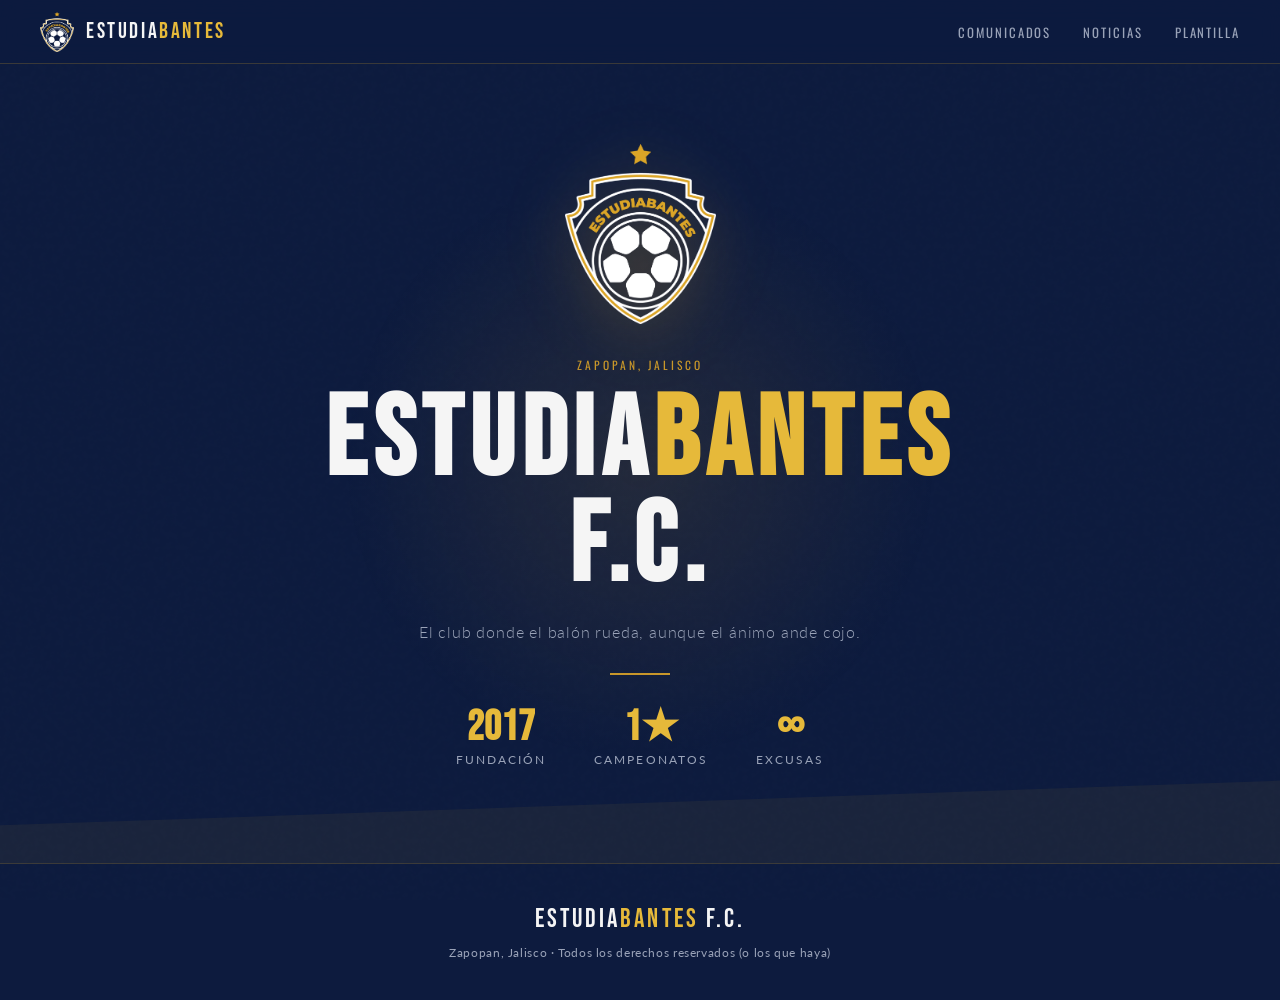
<file: index.html>
<!DOCTYPE html>
<html lang="es">
<head>
  <meta charset="UTF-8" />
  <meta name="viewport" content="width=device-width, initial-scale=1.0" />
  <title>Estudiabantes F.C. – Sitio Oficial</title>
  <link rel="icon" type="image/jpeg" href="images/Logo.JPG" />
  <link href="https://fonts.googleapis.com/css2?family=Bebas+Neue&family=Oswald:wght@300;400;600;700&family=Lato:ital,wght@0,300;0,400;0,700;1,300;1,400&display=swap" rel="stylesheet" />
  <link rel="stylesheet" href="style.css" />
</head>
<body>

<nav>
  <a href="index.html" class="nav-logo">
    <img src="images/LogoAmarilloAsset.png" alt="Escudo Estudiabantes FC" class="nav-logo-emblem" />
    <span class="nav-logo-text">ESTUDIA<span>BANTES</span></span>
  </a>
  <ul>
    <li><a href="comunicados.html">Comunicados</a></li>
    <li><a href="noticias.html">Noticias</a></li>
    <li><a href="plantilla.html">Plantilla</a></li>
  </ul>
</nav>

<div class="hero">
  <div class="hero-glow"></div>
  <img src="images/LogoAmarilloAsset.png" alt="Escudo Estudiabantes FC" class="hero-badge" />
  <div class="hero-tag">Zapopan, Jalisco</div>
  <h1>ESTUDIA<span class="gold">BANTES</span><br>F.C.</h1>
  <p class="hero-sub">El club donde el balón rueda, aunque el ánimo ande cojo.</p>
  <div class="hero-divider"></div>
  <div class="hero-stat-row">
    <div class="hero-stat"><strong>2017</strong><span>Fundación</span></div>
    <div class="hero-stat"><strong>1★</strong><span>Campeonatos</span></div>
    <div class="hero-stat"><strong>∞</strong><span>Excusas</span></div>
  </div>
</div>

<footer>
  <div class="footer-logo">ESTUDIA<span>BANTES</span> F.C.</div>
  <p>Zapopan, Jalisco · Todos los derechos reservados (o los que haya)</p>
</footer>

</body>
</html>
</file>
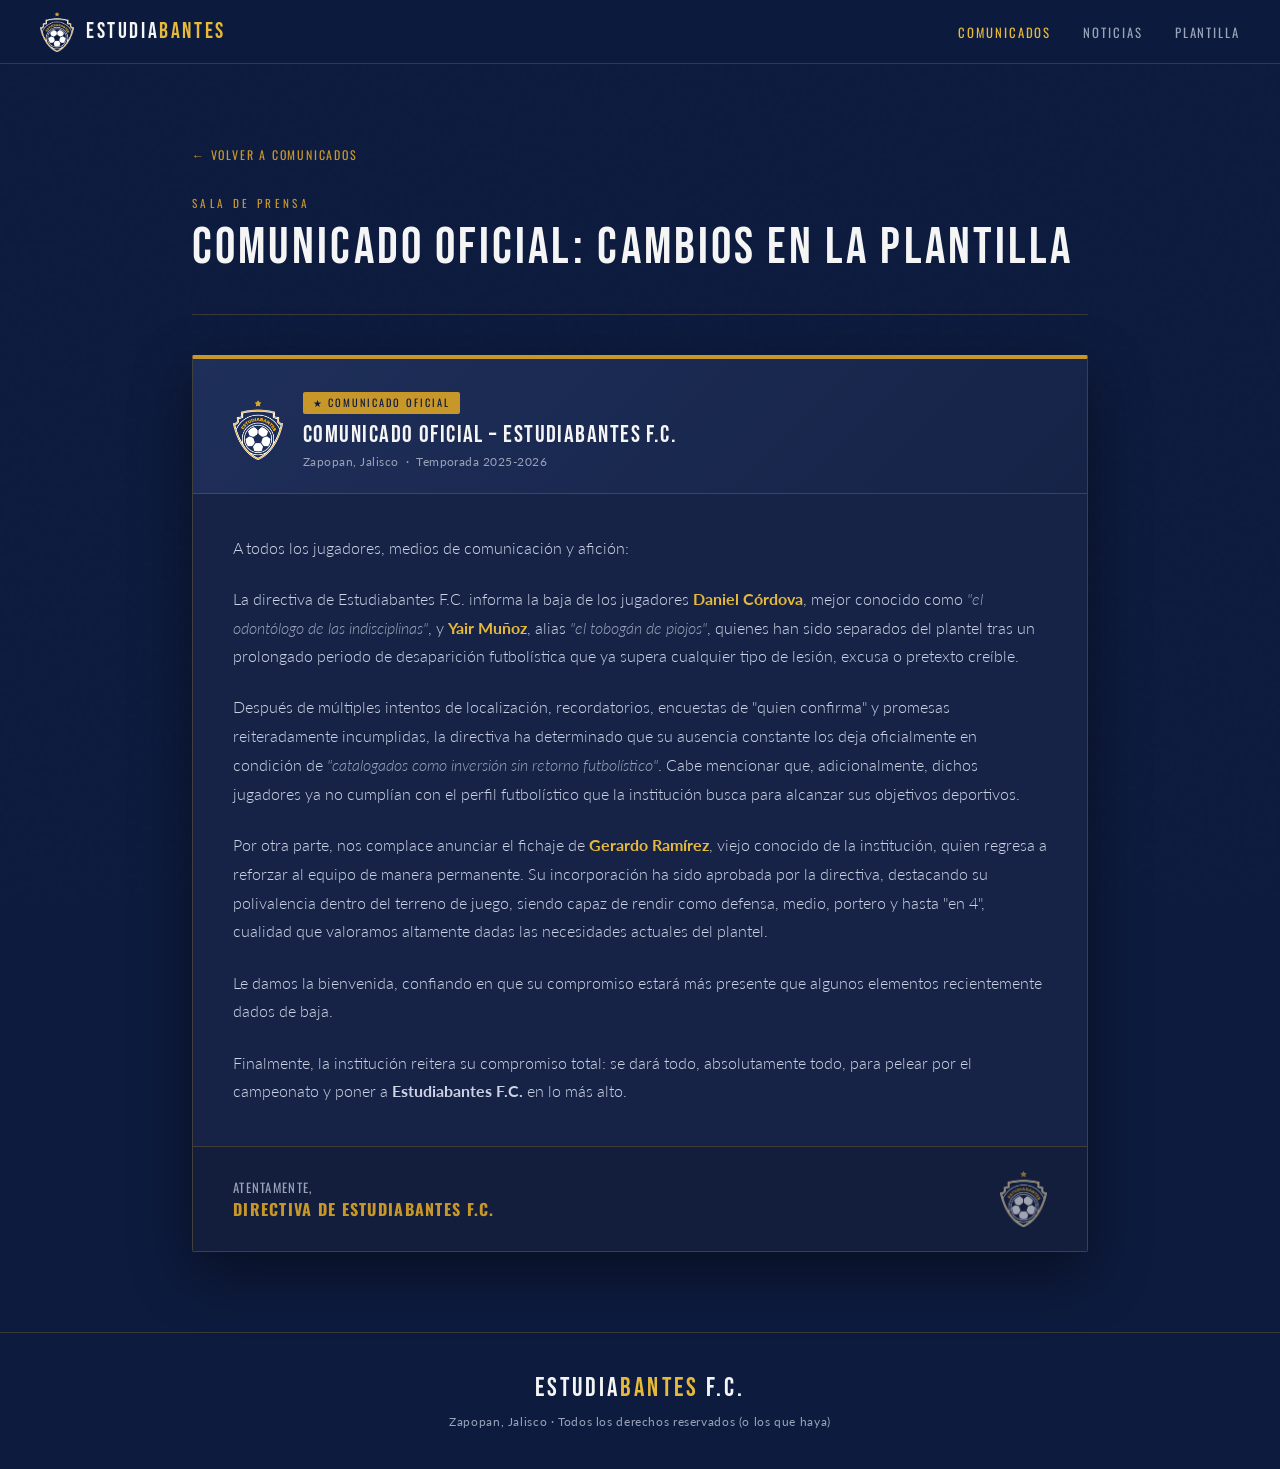
<file: comunicado-cambios-plantilla.html>
<!DOCTYPE html>
<html lang="es">
<head>
  <meta charset="UTF-8" />
  <meta name="viewport" content="width=device-width, initial-scale=1.0" />
  <title>Cambios en la Plantilla – Estudiabantes F.C.</title>
  <link rel="icon" type="image/jpeg" href="images/Logo.jpg" />
  <link href="https://fonts.googleapis.com/css2?family=Bebas+Neue&family=Oswald:wght@300;400;600;700&family=Lato:ital,wght@0,300;0,400;0,700;1,300;1,400&display=swap" rel="stylesheet" />
  <link rel="stylesheet" href="style.css" />
</head>
<body>

<nav>
  <a href="index.html" class="nav-logo">
    <img src="images/LogoAmarilloAsset.png" alt="Escudo Estudiabantes FC" class="nav-logo-emblem" />
    <span class="nav-logo-text">ESTUDIA<span>BANTES</span></span>
  </a>
  <ul>
    <li><a href="comunicados.html" class="nav-active">Comunicados</a></li>
    <li><a href="noticias.html">Noticias</a></li>
    <li><a href="plantilla.html">Plantilla</a></li>
  </ul>
</nav>

<section>
  <a href="comunicados.html" class="back-link">← Volver a Comunicados</a>

  <div class="section-label">Sala de prensa</div>
  <div class="section-title">Comunicado Oficial: Cambios en la plantilla</div>
  <hr class="section-rule" />

  <div class="comunicado-wrap">
    <div class="comunicado-header">
      <img src="images/LogoAmarilloAsset.png" alt="Escudo Estudiabantes FC" class="com-logo" />
      <div class="com-meta">
        <span class="com-badge">&#9733; Comunicado Oficial</span>
        <div class="com-title">COMUNICADO OFICIAL – ESTUDIABANTES F.C.</div>
        <div class="com-date">Zapopan, Jalisco &nbsp;·&nbsp; Temporada 2025-2026</div>
      </div>
    </div>

    <div class="comunicado-body">
      <p>A todos los jugadores, medios de comunicación y afición:</p>

      <p>La directiva de Estudiabantes F.C. informa la baja de los jugadores
        <span class="highlight-name">Daniel Córdova</span>, mejor conocido como
        <span class="highlight-alias">"el odontólogo de las indisciplinas"</span>, y
        <span class="highlight-name">Yair Muñoz</span>, alias
        <span class="highlight-alias">"el tobogán de piojos"</span>, quienes han sido separados del
        plantel tras un prolongado periodo de desaparición futbolística que ya supera cualquier tipo
        de lesión, excusa o pretexto creíble.
      </p>

      <p>Después de múltiples intentos de localización, recordatorios, encuestas de "quien confirma"
        y promesas reiteradamente incumplidas, la directiva ha determinado que su ausencia constante
        los deja oficialmente en condición de
        <span class="highlight-alias">"catalogados como inversión sin retorno futbolístico"</span>.
        Cabe mencionar que, adicionalmente, dichos jugadores ya no cumplían con el perfil futbolístico
        que la institución busca para alcanzar sus objetivos deportivos.
      </p>

      <p>Por otra parte, nos complace anunciar el fichaje de
        <span class="highlight-name">Gerardo Ramírez</span>, viejo conocido de la institución, quien
        regresa a reforzar al equipo de manera permanente. Su incorporación ha sido aprobada por la
        directiva, destacando su polivalencia dentro del terreno de juego, siendo capaz de rendir como
        defensa, medio, portero y hasta "en 4"</span>, cualidad que valoramos altamente dadas las
        necesidades actuales del plantel.
      </p>

      <p>Le damos la bienvenida, confiando en que su compromiso estará más presente que algunos
        elementos recientemente dados de baja.
      </p>

      <p>Finalmente, la institución reitera su compromiso total: se dará todo, absolutamente todo,
        para pelear por el campeonato y poner a
        <strong>Estudiabantes F.C.</strong> en lo más alto.
      </p>
    </div>

    <div class="comunicado-footer">
      <div class="com-sign">
        Atentamente,
        <strong>Directiva de Estudiabantes F.C.</strong>
      </div>
      <img src="images/LogoAmarilloAsset.png" alt="Sello Estudiabantes FC" class="com-seal" />
    </div>
  </div>
</section>

<footer>
  <div class="footer-logo">ESTUDIA<span>BANTES</span> F.C.</div>
  <p>Zapopan, Jalisco · Todos los derechos reservados (o los que haya)</p>
</footer>

</body>
</html>
</file>
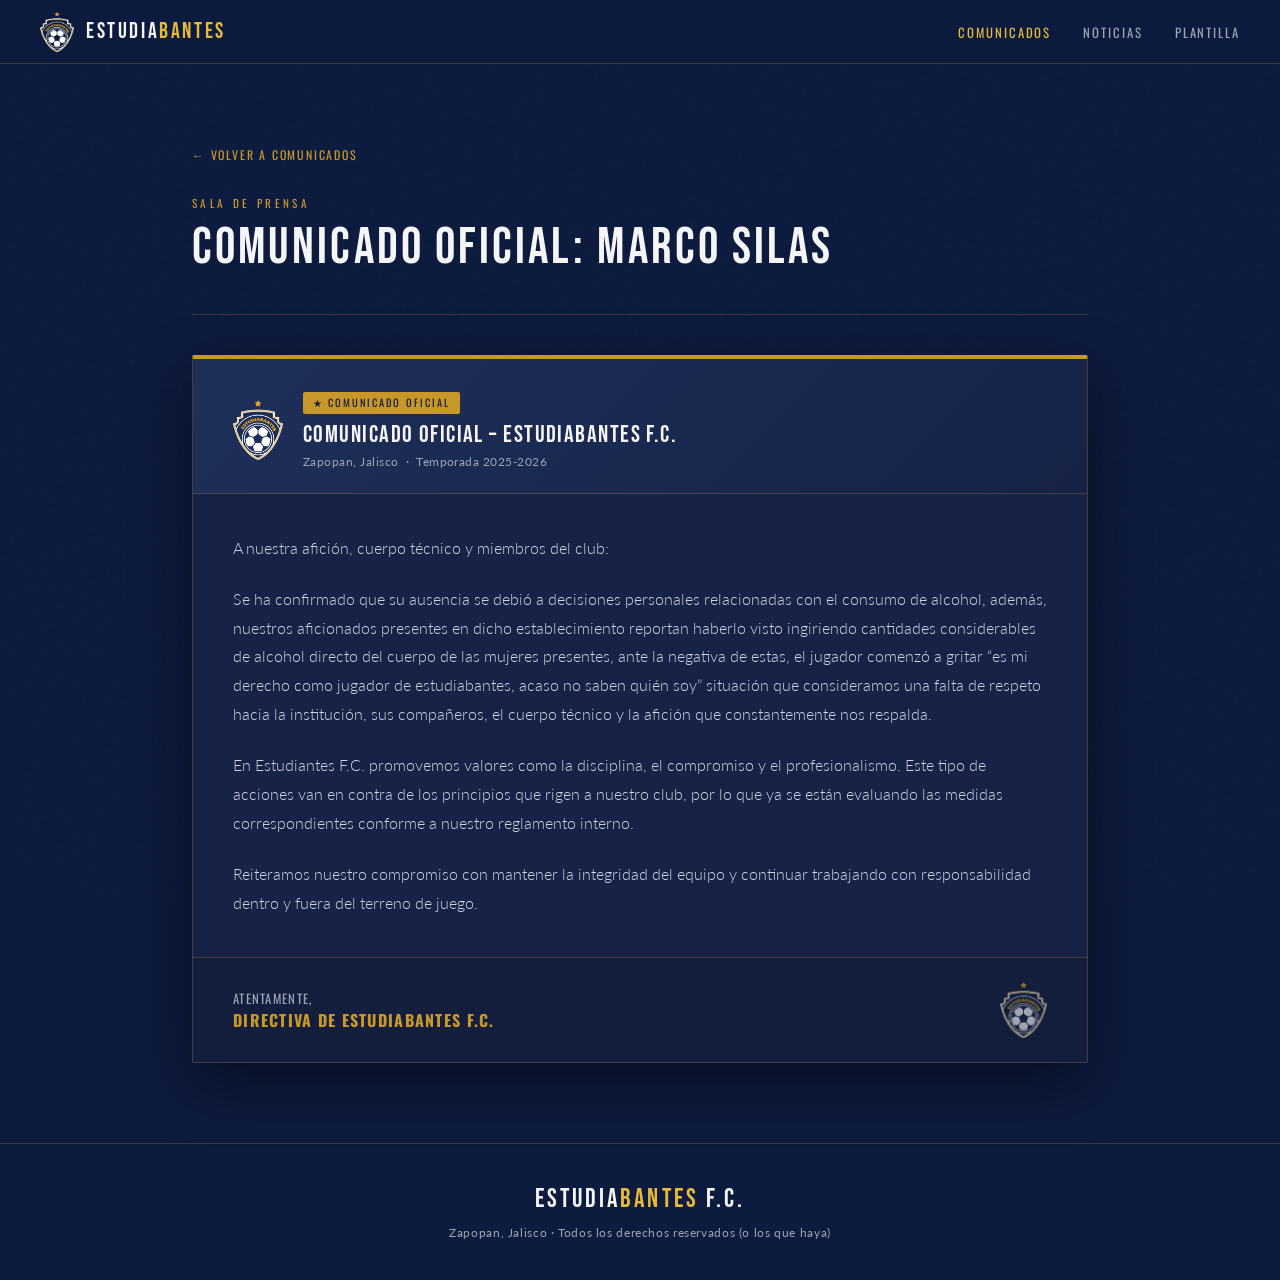
<file: comunicado-marco-silas.html>
<!DOCTYPE html>
<html lang="es">
<head>
  <meta charset="UTF-8" />
  <meta name="viewport" content="width=device-width, initial-scale=1.0" />
  <title>Marco Silas – Estudiabantes F.C.</title>
  <link rel="icon" type="image/jpeg" href="images/Logo.jpg" />
  <link href="https://fonts.googleapis.com/css2?family=Bebas+Neue&family=Oswald:wght@300;400;600;700&family=Lato:ital,wght@0,300;0,400;0,700;1,300;1,400&display=swap" rel="stylesheet" />
  <link rel="stylesheet" href="style.css" />
</head>
<body>

<nav>
  <a href="index.html" class="nav-logo">
    <img src="images/LogoAmarilloAsset.png" alt="Escudo Estudiabantes FC" class="nav-logo-emblem" />
    <span class="nav-logo-text">ESTUDIA<span>BANTES</span></span>
  </a>
  <ul>
    <li><a href="comunicados.html" class="nav-active">Comunicados</a></li>
    <li><a href="noticias.html">Noticias</a></li>
    <li><a href="plantilla.html">Plantilla</a></li>
  </ul>
</nav>

<section>
  <a href="comunicados.html" class="back-link">← Volver a Comunicados</a>

  <div class="section-label">Sala de prensa</div>
  <div class="section-title">Comunicado Oficial: Marco Silas</div>
  <hr class="section-rule" />

  <div class="comunicado-wrap">
    <div class="comunicado-header">
      <img src="images/LogoAmarilloAsset.png" alt="Escudo Estudiabantes FC" class="com-logo" />
      <div class="com-meta">
        <span class="com-badge">&#9733; Comunicado Oficial</span>
        <div class="com-title">COMUNICADO OFICIAL – ESTUDIABANTES F.C.</div>
        <div class="com-date">Zapopan, Jalisco &nbsp;·&nbsp; Temporada 2025-2026</div>
      </div>
    </div>

    <div class="comunicado-body">
      <p>A nuestra afición, cuerpo técnico y miembros del club:</p>

      <p>Se ha confirmado que su ausencia se debió a decisiones personales relacionadas con el consumo de alcohol, además, nuestros aficionados presentes en dicho establecimiento reportan haberlo visto ingiriendo cantidades considerables de alcohol directo del cuerpo de las mujeres presentes, ante la negativa de estas, el jugador comenzó a gritar “es mi derecho como jugador de estudiabantes, acaso no saben quién soy” situación que consideramos una falta de respeto hacia la institución, sus compañeros, el cuerpo técnico y la afición que constantemente nos respalda.</p>

      <p>En Estudiantes F.C. promovemos valores como la disciplina, el compromiso y el profesionalismo. Este tipo de acciones van en contra de los principios que rigen a nuestro club, por lo que ya se están evaluando las medidas correspondientes conforme a nuestro reglamento interno.</p>

      <p>Reiteramos nuestro compromiso con mantener la integridad del equipo y continuar trabajando con responsabilidad dentro y fuera del terreno de juego.</p>

    </div>

    <div class="comunicado-footer">
      <div class="com-sign">
        Atentamente,
        <strong>Directiva de Estudiabantes F.C.</strong>
      </div>
      <img src="images/LogoAmarilloAsset.png" alt="Sello Estudiabantes FC" class="com-seal" />
    </div>
  </div>
</section>

<footer>
  <div class="footer-logo">ESTUDIA<span>BANTES</span> F.C.</div>
  <p>Zapopan, Jalisco · Todos los derechos reservados (o los que haya)</p>
</footer>

</body>
</html>
</file>
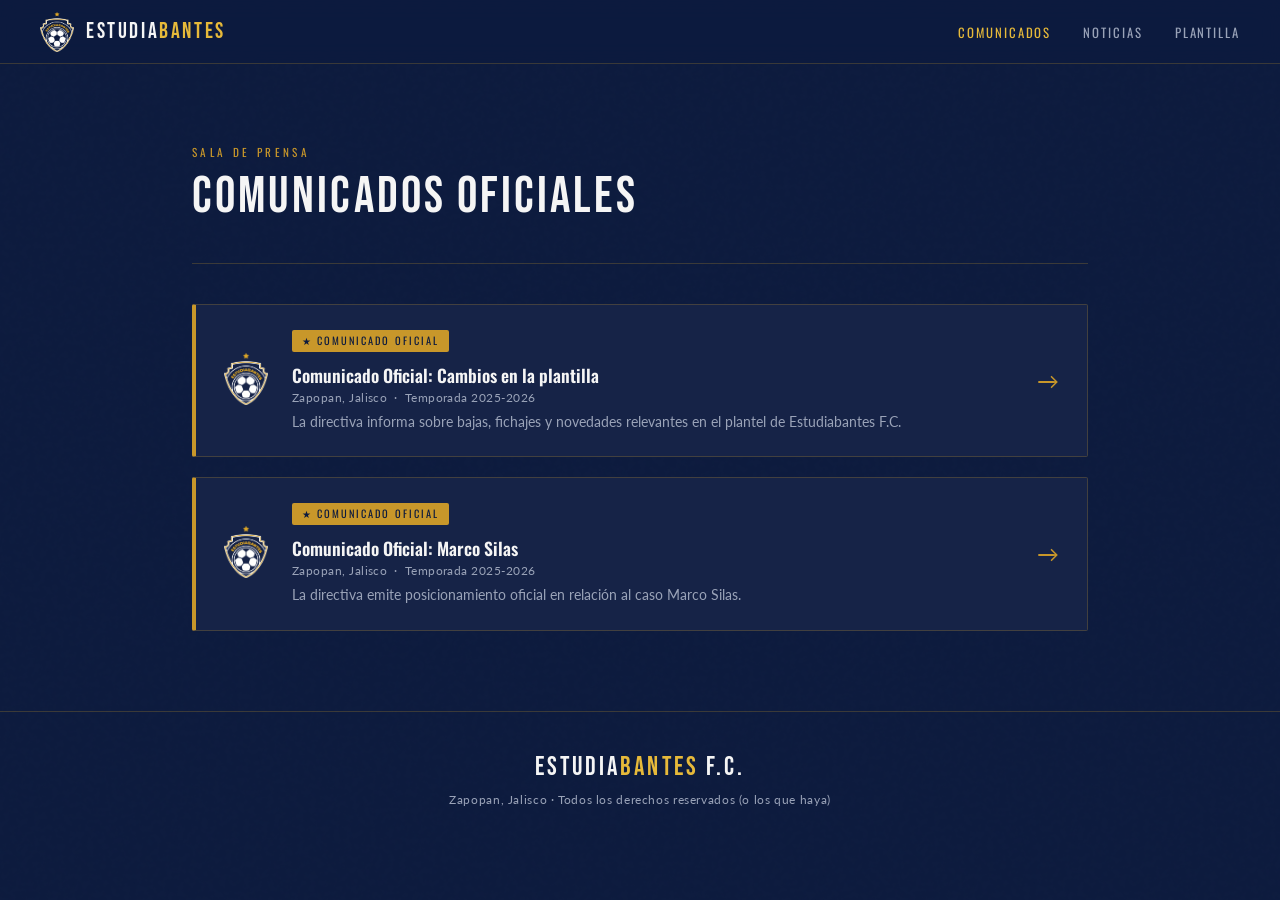
<file: comunicados.html>
<!DOCTYPE html>
<html lang="es">
<head>
  <meta charset="UTF-8" />
  <meta name="viewport" content="width=device-width, initial-scale=1.0" />
  <title>Comunicados – Estudiabantes F.C.</title>
  <link rel="icon" type="image/jpeg" href="images/Logo.jpg" />
  <link href="https://fonts.googleapis.com/css2?family=Bebas+Neue&family=Oswald:wght@300;400;600;700&family=Lato:ital,wght@0,300;0,400;0,700;1,300;1,400&display=swap" rel="stylesheet" />
  <link rel="stylesheet" href="style.css" />
</head>
<body>

<nav>
  <a href="index.html" class="nav-logo">
    <img src="images/LogoAmarilloAsset.png" alt="Escudo Estudiabantes FC" class="nav-logo-emblem" />
    <span class="nav-logo-text">ESTUDIA<span>BANTES</span></span>
  </a>
  <ul>
    <li><a href="comunicados.html" class="nav-active">Comunicados</a></li>
    <li><a href="noticias.html">Noticias</a></li>
    <li><a href="plantilla.html">Plantilla</a></li>
  </ul>
</nav>

<section>
  <div class="section-label">Sala de prensa</div>
  <div class="section-title">Comunicados Oficiales</div>
  <hr class="section-rule" />

  <div class="com-list">

    <a href="comunicado-cambios-plantilla.html" class="com-card">
      <div class="com-card-left">
        <img src="images/LogoAmarilloAsset.png" alt="Escudo" class="com-card-logo" />
      </div>
      <div class="com-card-body">
        <span class="com-badge">&#9733; Comunicado Oficial</span>
        <div class="com-card-title">Comunicado Oficial: Cambios en la plantilla</div>
        <div class="com-card-date">Zapopan, Jalisco &nbsp;·&nbsp; Temporada 2025-2026</div>
        <p class="com-card-preview">La directiva informa sobre bajas, fichajes y novedades relevantes en el plantel de Estudiabantes F.C.</p>
      </div>
      <div class="com-card-arrow">→</div>
    </a>

    <a href="comunicado-marco-silas.html" class="com-card">
      <div class="com-card-left">
        <img src="images/LogoAmarilloAsset.png" alt="Escudo" class="com-card-logo" />
      </div>
      <div class="com-card-body">
        <span class="com-badge">&#9733; Comunicado Oficial</span>
        <div class="com-card-title">Comunicado Oficial: Marco Silas</div>
        <div class="com-card-date">Zapopan, Jalisco &nbsp;·&nbsp; Temporada 2025-2026</div>
        <p class="com-card-preview">La directiva emite posicionamiento oficial en relación al caso Marco Silas.</p>
      </div>
      <div class="com-card-arrow">→</div>
    </a>

  </div>
</section>

<footer>
  <div class="footer-logo">ESTUDIA<span>BANTES</span> F.C.</div>
  <p>Zapopan, Jalisco · Todos los derechos reservados (o los que haya)</p>
</footer>

</body>
</html>
</file>
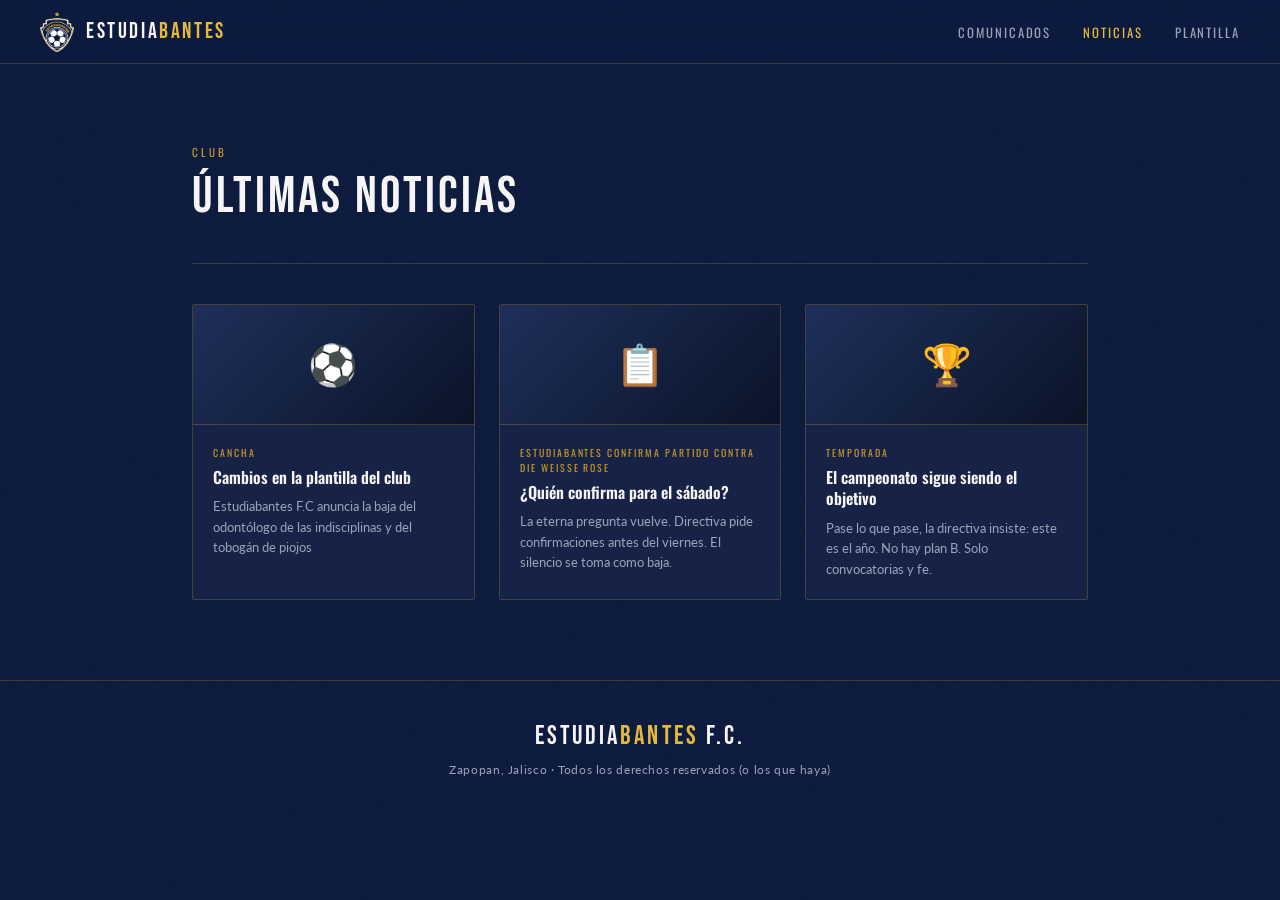
<file: noticias.html>
<!DOCTYPE html>
<html lang="es">
<head>
  <meta charset="UTF-8" />
  <meta name="viewport" content="width=device-width, initial-scale=1.0" />
  <title>Noticias – Estudiabantes F.C.</title>
  <link rel="icon" type="image/jpeg" href="images/Logo.jpg" />
  <link href="https://fonts.googleapis.com/css2?family=Bebas+Neue&family=Oswald:wght@300;400;600;700&family=Lato:ital,wght@0,300;0,400;0,700;1,300;1,400&display=swap" rel="stylesheet" />
  <link rel="stylesheet" href="style.css" />
</head>
<body>

<nav>
  <a href="index.html" class="nav-logo">
    <img src="images/LogoAmarilloAsset.png" alt="Escudo Estudiabantes FC" class="nav-logo-emblem" />
    <span class="nav-logo-text">ESTUDIA<span>BANTES</span></span>
  </a>
  <ul>
    <li><a href="comunicados.html">Comunicados</a></li>
    <li><a href="noticias.html" class="nav-active">Noticias</a></li>
    <li><a href="plantilla.html">Plantilla</a></li>
  </ul>
</nav>

<section>
  <div class="section-label">Club</div>
  <div class="section-title">Últimas Noticias</div>
  <hr class="section-rule" />
  <div class="news-grid">
    <div class="news-card">
      <div class="news-thumb">⚽</div>
      <div class="news-body">
        <div class="news-cat">Cancha</div>
        <h3>Cambios en la plantilla del club</h3>
        <p>Estudiabantes F.C anuncia la baja del odontólogo de las indisciplinas y del tobogán de piojos</p>
      </div>
    </div>
    <div class="news-card">
      <div class="news-thumb">📋</div>
      <div class="news-body">
        <div class="news-cat">Estudiabantes confirma partido contra Die Weisse Rose</div>
        <h3>¿Quién confirma para el sábado?</h3>
        <p>La eterna pregunta vuelve. Directiva pide confirmaciones antes del viernes. El silencio se toma como baja.</p>
      </div>
    </div>
    <div class="news-card">
      <div class="news-thumb">🏆</div>
      <div class="news-body">
        <div class="news-cat">Temporada</div>
        <h3>El campeonato sigue siendo el objetivo</h3>
        <p>Pase lo que pase, la directiva insiste: este es el año. No hay plan B. Solo convocatorias y fe.</p>
      </div>
    </div>
  </div>
</section>

<footer>
  <div class="footer-logo">ESTUDIA<span>BANTES</span> F.C.</div>
  <p>Zapopan, Jalisco · Todos los derechos reservados (o los que haya)</p>
</footer>

</body>
</html>
</file>
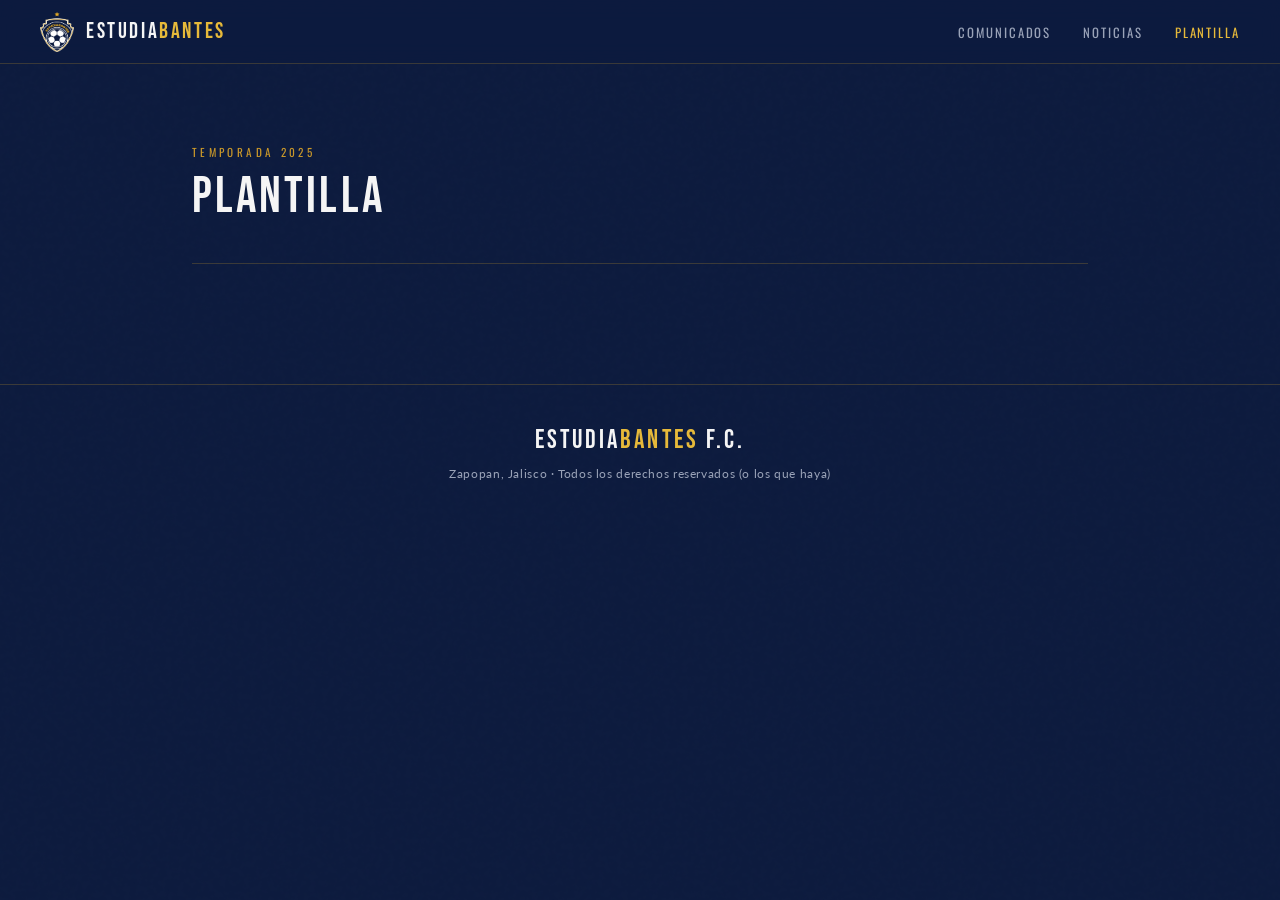
<file: plantilla.html>
<!DOCTYPE html>
<html lang="es">
<head>
  <meta charset="UTF-8" />
  <meta name="viewport" content="width=device-width, initial-scale=1.0" />
  <title>Plantilla – Estudiabantes F.C.</title>
  <link rel="icon" type="image/jpeg" href="images/Logo.jpg" />
  <link href="https://fonts.googleapis.com/css2?family=Bebas+Neue&family=Oswald:wght@300;400;600;700&family=Lato:ital,wght@0,300;0,400;0,700;1,300;1,400&display=swap" rel="stylesheet" />
  <link rel="stylesheet" href="style.css" />
</head>
<body>

<nav>
  <a href="index.html" class="nav-logo">
    <img src="images/LogoAmarilloAsset.png" alt="Escudo Estudiabantes FC" class="nav-logo-emblem" />
    <span class="nav-logo-text">ESTUDIA<span>BANTES</span></span>
  </a>
  <ul>
    <li><a href="comunicados.html">Comunicados</a></li>
    <li><a href="noticias.html">Noticias</a></li>
    <li><a href="plantilla.html" class="nav-active">Plantilla</a></li>
  </ul>
</nav>

<section>
  <div class="section-label">Temporada 2025</div>
  <div class="section-title">Plantilla</div>
  <hr class="section-rule" />
  <!--
  <div class="squad-grid">
    <div class="squad-card">
      <div class="squad-num">1</div>
      <div class="squad-name">Portero Titular</div>
      <div class="squad-pos">Portero</div>
    </div>
    <div class="squad-card">
      <div class="squad-num">5</div>
      <div class="squad-name">El Capitán</div>
      <div class="squad-pos">Defensa</div>
    </div>
    <div class="squad-card">
      <div class="squad-num">7</div>
      <div class="squad-name">Gerardo Ramírez</div>
      <div class="squad-pos">Polivalente</div>
      <span class="squad-new">FICHAJE</span>
    </div>
    <div class="squad-card">
      <div class="squad-num">10</div>
      <div class="squad-name">El Diez</div>
      <div class="squad-pos">Medio</div>
    </div>
    <div class="squad-card">
      <div class="squad-num">11</div>
      <div class="squad-name">El Rápido</div>
      <div class="squad-pos">Delantero</div>
    </div>
    <div class="squad-card">
      <div class="squad-num">?</div>
      <div class="squad-name">¿Confirmas?</div>
      <div class="squad-pos">Por definir</div>
    </div>
-->
    <!-- Para agregar jugadores, copia el bloque de abajo y pégalo aquí: -->
    
    <!--
    <div class="squad-card">
      <div class="squad-num">99</div>
      <div class="squad-name">Nombre Apellido</div>
      <div class="squad-pos">Posición</div>
    </div>
    -->
  </div>
</section>

<footer>
  <div class="footer-logo">ESTUDIA<span>BANTES</span> F.C.</div>
  <p>Zapopan, Jalisco · Todos los derechos reservados (o los que haya)</p>
</footer>

</body>
</html>
</file>
<file: style.css>
:root {
  --navy:   #0d1b3e;
  --navy2:  #162347;
  --navy3:  #1e2f5a;
  --gold:   #c8972a;
  --gold2:  #e6b93a;
  --white:  #f5f5f5;
  --gray:   #9aa3b8;
  --border: rgba(200, 151, 42, 0.25);
}

*, *::before, *::after { box-sizing: border-box; margin: 0; padding: 0; }

html { scroll-behavior: smooth; }

body {
  background-color: var(--navy);
  color: var(--white);
  font-family: 'Lato', sans-serif;
  overflow-x: hidden;
}

/* ── NOISE OVERLAY ── */
body::before {
  content: '';
  position: fixed;
  inset: 0;
  background-image: url("data:image/svg+xml,%3Csvg viewBox='0 0 200 200' xmlns='http://www.w3.org/2000/svg'%3E%3Cfilter id='n'%3E%3CfeTurbulence type='fractalNoise' baseFrequency='0.75' numOctaves='4' stitchTiles='stitch'/%3E%3C/filter%3E%3Crect width='100%25' height='100%25' filter='url(%23n)' opacity='0.04'/%3E%3C/svg%3E");
  pointer-events: none;
  z-index: 0;
  opacity: .35;
}

/* ── NAV ── */
nav {
  position: sticky;
  top: 0;
  z-index: 100;
  display: flex;
  align-items: center;
  justify-content: space-between;
  padding: 0 2.5rem;
  height: 64px;
  background: rgba(13,27,62,.92);
  backdrop-filter: blur(12px);
  border-bottom: 1px solid var(--border);
}

.nav-logo {
  display: flex;
  align-items: center;
  gap: .75rem;
  text-decoration: none;
}

.nav-logo-emblem {
  width: 34px;
  height: 40px;
  object-fit: contain;
  flex-shrink: 0;
}

.nav-logo-text {
  font-family: 'Bebas Neue', sans-serif;
  font-size: 1.35rem;
  letter-spacing: .12em;
  color: var(--white);
  line-height: 1;
}

.nav-logo-text span { color: var(--gold2); }

nav ul {
  display: flex;
  gap: 2rem;
  list-style: none;
}

nav ul a {
  font-family: 'Oswald', sans-serif;
  font-weight: 400;
  font-size: .8rem;
  letter-spacing: .15em;
  text-transform: uppercase;
  color: var(--gray);
  text-decoration: none;
  transition: color .2s;
}
nav ul a:hover,
nav ul a.nav-active { color: var(--gold2); }

/* ── HERO ── */
.hero {
  position: relative;
  display: flex;
  flex-direction: column;
  align-items: center;
  justify-content: center;
  min-height: 88vh;
  text-align: center;
  overflow: hidden;
  padding: 5rem 2rem 6rem;
}

.hero::after {
  content: '';
  position: absolute;
  left: -10%;
  bottom: -30px;
  width: 120%;
  height: 90px;
  background: var(--gold);
  transform: rotate(-2deg);
  opacity: .07;
}

.hero-glow {
  position: absolute;
  top: 50%;
  left: 50%;
  transform: translate(-50%, -50%);
  width: 600px;
  height: 600px;
  background: radial-gradient(circle, rgba(200,151,42,.12) 0%, transparent 70%);
  pointer-events: none;
}

.hero-badge {
  width: 151px;
  height: 180px;
  object-fit: contain;
  margin-bottom: 2rem;
  animation: floatBadge 5s ease-in-out infinite;
  filter: drop-shadow(0 8px 32px rgba(200,151,42,.35));
  position: relative;
  z-index: 1;
}

@keyframes floatBadge {
  0%,100% { transform: translateY(0); }
  50%      { transform: translateY(-10px); }
}

.hero-tag {
  font-family: 'Oswald', sans-serif;
  font-size: .72rem;
  letter-spacing: .25em;
  text-transform: uppercase;
  color: var(--gold);
  margin-bottom: 1rem;
  position: relative;
  z-index: 1;
}

.hero h1 {
  font-family: 'Bebas Neue', sans-serif;
  font-size: clamp(3.5rem, 10vw, 7rem);
  letter-spacing: .06em;
  line-height: .95;
  color: var(--white);
  position: relative;
  z-index: 1;
}

.hero h1 .gold { color: var(--gold2); }

.hero-sub {
  margin-top: 1.25rem;
  font-size: 1rem;
  font-weight: 300;
  color: var(--gray);
  letter-spacing: .05em;
  position: relative;
  z-index: 1;
}

.hero-divider {
  width: 60px;
  height: 2px;
  background: var(--gold);
  margin: 2rem auto;
  position: relative;
  z-index: 1;
}

.hero-stat-row {
  display: flex;
  gap: 3rem;
  position: relative;
  z-index: 1;
}

.hero-stat { text-align: center; }
.hero-stat strong {
  display: block;
  font-family: 'Bebas Neue', sans-serif;
  font-size: 2.6rem;
  color: var(--gold2);
  line-height: 1;
}
.hero-stat span {
  font-size: .72rem;
  letter-spacing: .18em;
  text-transform: uppercase;
  color: var(--gray);
}

/* ── SECTION SHARED ── */
section {
  position: relative;
  z-index: 1;
  padding: 5rem 2rem;
  max-width: 960px;
  margin: 0 auto;
}

.section-label {
  font-family: 'Oswald', sans-serif;
  font-size: .7rem;
  letter-spacing: .3em;
  text-transform: uppercase;
  color: var(--gold);
  margin-bottom: .6rem;
}

.section-title {
  font-family: 'Bebas Neue', sans-serif;
  font-size: clamp(2rem, 5vw, 3.2rem);
  letter-spacing: .06em;
  color: var(--white);
  margin-bottom: 2.5rem;
  line-height: 1.05;
}

hr.section-rule {
  border: none;
  border-top: 1px solid var(--border);
  margin-bottom: 2.5rem;
}

/* ── BACK LINK ── */
.back-link {
  display: inline-block;
  font-family: 'Oswald', sans-serif;
  font-size: .75rem;
  letter-spacing: .15em;
  text-transform: uppercase;
  color: var(--gold);
  text-decoration: none;
  margin-bottom: 2rem;
  transition: color .2s;
}
.back-link:hover { color: var(--gold2); }

/* ── COMUNICADO CARDS (listing) ── */
.com-list {
  display: flex;
  flex-direction: column;
  gap: 1.25rem;
}

.com-card {
  display: flex;
  align-items: center;
  gap: 1.5rem;
  background: var(--navy2);
  border: 1px solid var(--border);
  border-left: 4px solid var(--gold);
  border-radius: 2px;
  padding: 1.5rem 1.75rem;
  text-decoration: none;
  transition: background .2s, box-shadow .2s, border-color .2s;
}
.com-card:hover {
  background: var(--navy3);
  box-shadow: 0 8px 30px rgba(0,0,0,.35);
  border-left-color: var(--gold2);
}

.com-card-logo {
  width: 44px;
  height: 52px;
  object-fit: contain;
  flex-shrink: 0;
}

.com-card-body { flex: 1; }

.com-card-title {
  font-family: 'Oswald', sans-serif;
  font-size: 1.1rem;
  font-weight: 600;
  color: var(--white);
  margin: .35rem 0 .3rem;
  line-height: 1.2;
}

.com-card-date {
  font-size: .72rem;
  color: var(--gray);
  letter-spacing: .04em;
  margin-bottom: .5rem;
}

.com-card-preview {
  font-size: .85rem;
  color: var(--gray);
  line-height: 1.5;
}

.com-card-arrow {
  font-size: 1.4rem;
  color: var(--gold);
  flex-shrink: 0;
  transition: transform .2s;
}
.com-card:hover .com-card-arrow { transform: translateX(4px); }

/* ── COMUNICADO DETAIL ── */
.comunicado-wrap {
  background: var(--navy2);
  border: 1px solid var(--border);
  border-top: 4px solid var(--gold);
  border-radius: 2px;
  overflow: hidden;
  box-shadow: 0 20px 60px rgba(0,0,0,.45);
}

.comunicado-header {
  background: linear-gradient(135deg, var(--navy3) 0%, var(--navy2) 100%);
  padding: 2rem 2.5rem 1.5rem;
  border-bottom: 1px solid var(--border);
  display: flex;
  align-items: center;
  gap: 1.25rem;
}

.com-logo { width: 50px; height: 60px; object-fit: contain; flex-shrink: 0; }

.com-meta { flex: 1; }

.com-badge {
  display: inline-block;
  font-family: 'Oswald', sans-serif;
  font-size: .65rem;
  letter-spacing: .2em;
  text-transform: uppercase;
  color: var(--navy);
  background: var(--gold);
  padding: .2rem .6rem;
  border-radius: 2px;
  margin-bottom: .5rem;
}

.com-title {
  font-family: 'Bebas Neue', sans-serif;
  font-size: 1.5rem;
  letter-spacing: .06em;
  color: var(--white);
  line-height: 1.1;
}

.com-date {
  font-size: .75rem;
  color: var(--gray);
  margin-top: .35rem;
  letter-spacing: .04em;
}

.comunicado-body { padding: 2.5rem; }

.comunicado-body p {
  font-size: 1rem;
  line-height: 1.8;
  color: #cdd3e4;
  margin-bottom: 1.4rem;
  font-weight: 300;
}

.comunicado-body p:last-child { margin-bottom: 0; }

.highlight-name { color: var(--gold2); font-weight: 700; }
.highlight-alias { color: var(--gray); font-style: italic; }

.comunicado-footer {
  padding: 1.5rem 2.5rem;
  border-top: 1px solid var(--border);
  background: rgba(0,0,0,.15);
  display: flex;
  align-items: center;
  justify-content: space-between;
  gap: 1rem;
  flex-wrap: wrap;
}

.com-sign {
  font-family: 'Oswald', sans-serif;
  font-size: .8rem;
  letter-spacing: .1em;
  text-transform: uppercase;
  color: var(--gray);
}
.com-sign strong { color: var(--gold); display: block; font-size: 1rem; }

.com-seal {
  width: 47px;
  height: 56px;
  object-fit: contain;
  opacity: .6;
}

/* ── NOTICIAS ── */
.news-grid {
  display: grid;
  grid-template-columns: repeat(auto-fit, minmax(260px, 1fr));
  gap: 1.5rem;
}

.news-card {
  background: var(--navy2);
  border: 1px solid var(--border);
  border-radius: 2px;
  overflow: hidden;
  transition: transform .25s, box-shadow .25s;
}
.news-card:hover {
  transform: translateY(-4px);
  box-shadow: 0 12px 40px rgba(0,0,0,.4);
}

.news-thumb {
  height: 120px;
  background: linear-gradient(135deg, var(--navy3) 0%, #0a1428 100%);
  display: flex;
  align-items: center;
  justify-content: center;
  font-size: 2.5rem;
  border-bottom: 1px solid var(--border);
}

.news-body { padding: 1.25rem; }

.news-cat {
  font-family: 'Oswald', sans-serif;
  font-size: .62rem;
  letter-spacing: .2em;
  text-transform: uppercase;
  color: var(--gold);
  margin-bottom: .4rem;
}

.news-card h3 {
  font-family: 'Oswald', sans-serif;
  font-size: 1rem;
  font-weight: 600;
  color: var(--white);
  line-height: 1.35;
  margin-bottom: .5rem;
}

.news-card p {
  font-size: .82rem;
  color: var(--gray);
  line-height: 1.55;
}

/* ── PLANTILLA ── */
.squad-grid {
  display: grid;
  grid-template-columns: repeat(auto-fill, minmax(130px, 1fr));
  gap: 1rem;
}

.squad-card {
  background: var(--navy2);
  border: 1px solid var(--border);
  border-radius: 2px;
  padding: 1.25rem .75rem 1rem;
  text-align: center;
  transition: border-color .2s, box-shadow .2s;
}
.squad-card:hover { border-color: var(--gold); box-shadow: 0 0 20px rgba(200,151,42,.12); }

.squad-num {
  font-family: 'Bebas Neue', sans-serif;
  font-size: 2.2rem;
  color: var(--gold2);
  line-height: 1;
}

.squad-name {
  font-family: 'Oswald', sans-serif;
  font-size: .8rem;
  font-weight: 600;
  color: var(--white);
  margin-top: .4rem;
  letter-spacing: .03em;
}

.squad-pos {
  font-size: .68rem;
  color: var(--gray);
  letter-spacing: .1em;
  text-transform: uppercase;
  margin-top: .2rem;
}

.squad-new {
  display: inline-block;
  font-size: .58rem;
  background: var(--gold);
  color: var(--navy);
  font-family: 'Oswald', sans-serif;
  letter-spacing: .1em;
  text-transform: uppercase;
  padding: .1rem .4rem;
  border-radius: 1px;
  margin-top: .4rem;
}

/* ── FOOTER ── */
footer {
  position: relative;
  z-index: 1;
  border-top: 1px solid var(--border);
  padding: 2.5rem 2rem;
  text-align: center;
}

footer .footer-logo {
  font-family: 'Bebas Neue', sans-serif;
  font-size: 1.6rem;
  letter-spacing: .12em;
  color: var(--white);
}
footer .footer-logo span { color: var(--gold2); }

footer p {
  margin-top: .6rem;
  font-size: .78rem;
  color: var(--gray);
  letter-spacing: .05em;
}

/* ── RESPONSIVE ── */
@media (max-width: 640px) {
  nav ul { display: none; }
  .hero-stat-row { gap: 1.5rem; }
  .comunicado-header { flex-direction: column; text-align: center; }
  .comunicado-footer { justify-content: center; text-align: center; }
  .com-card { flex-wrap: wrap; }
  .com-card-arrow { display: none; }
}
</file>
